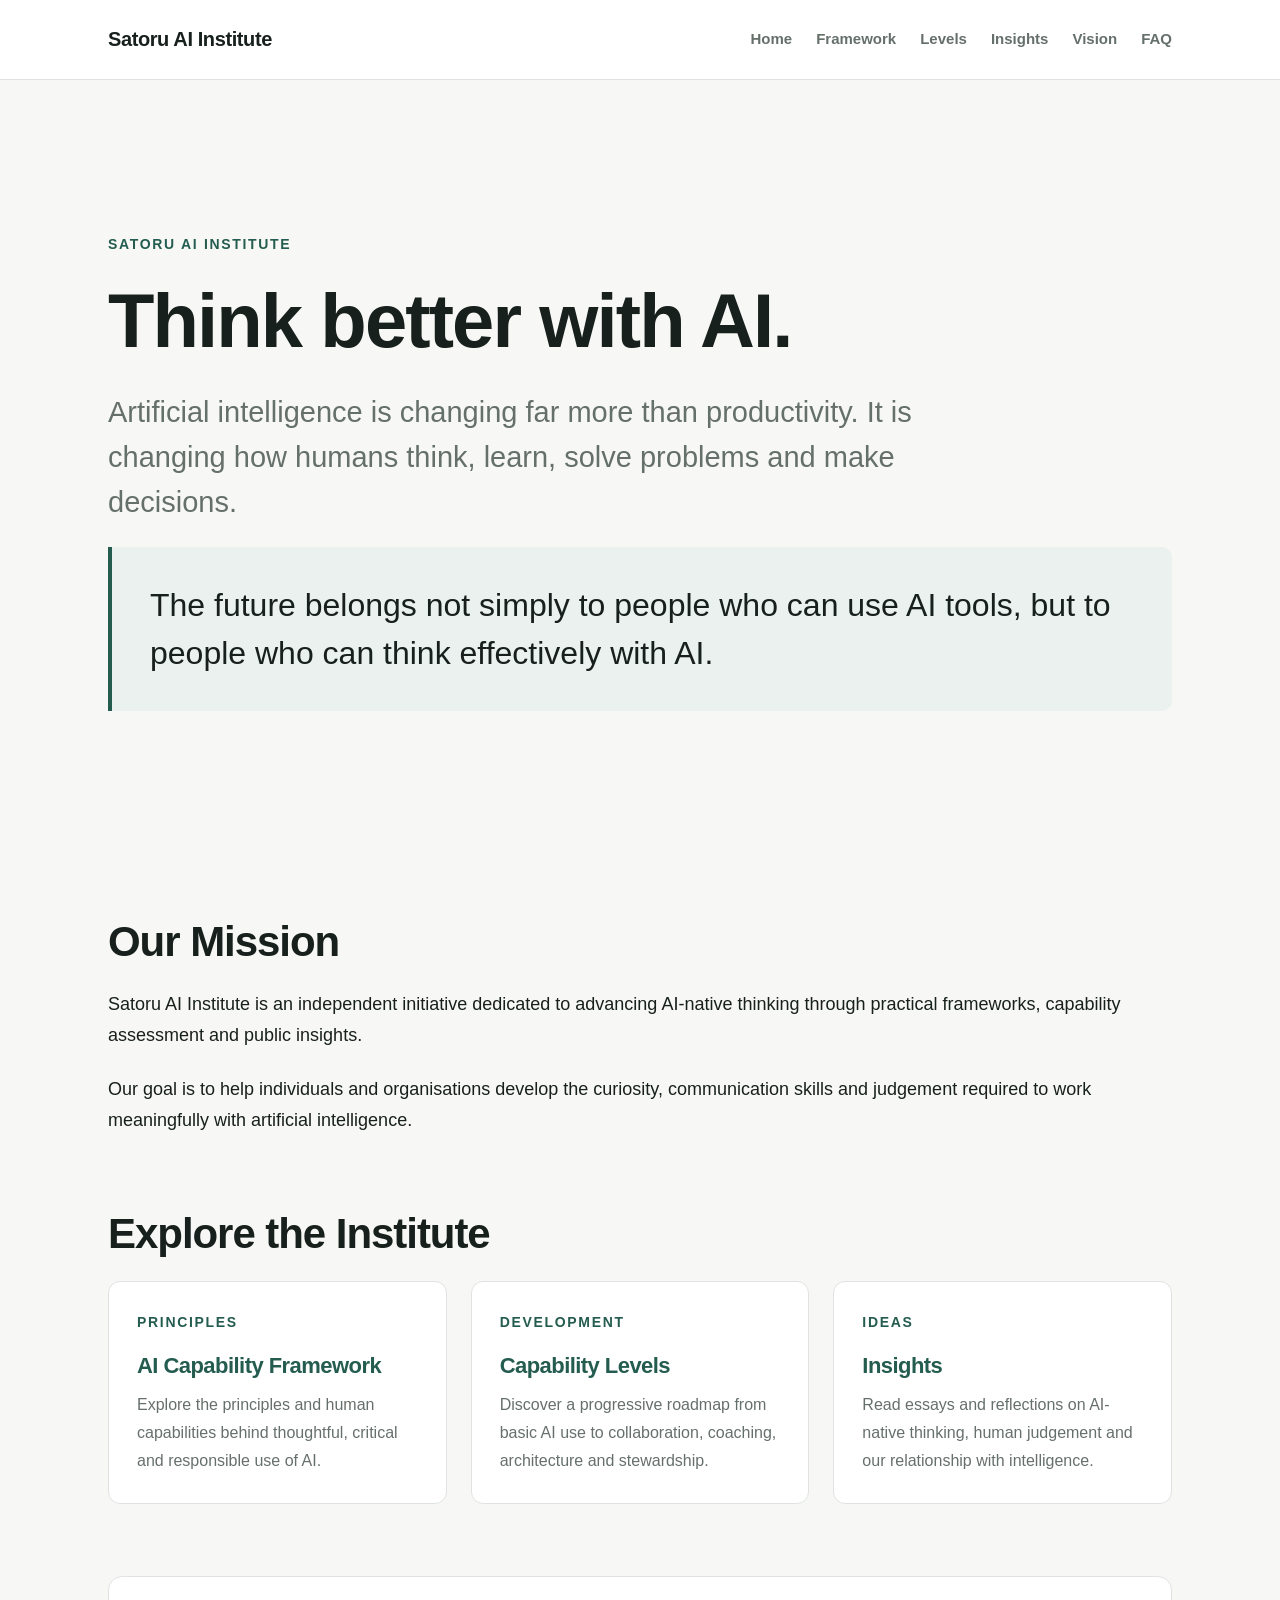
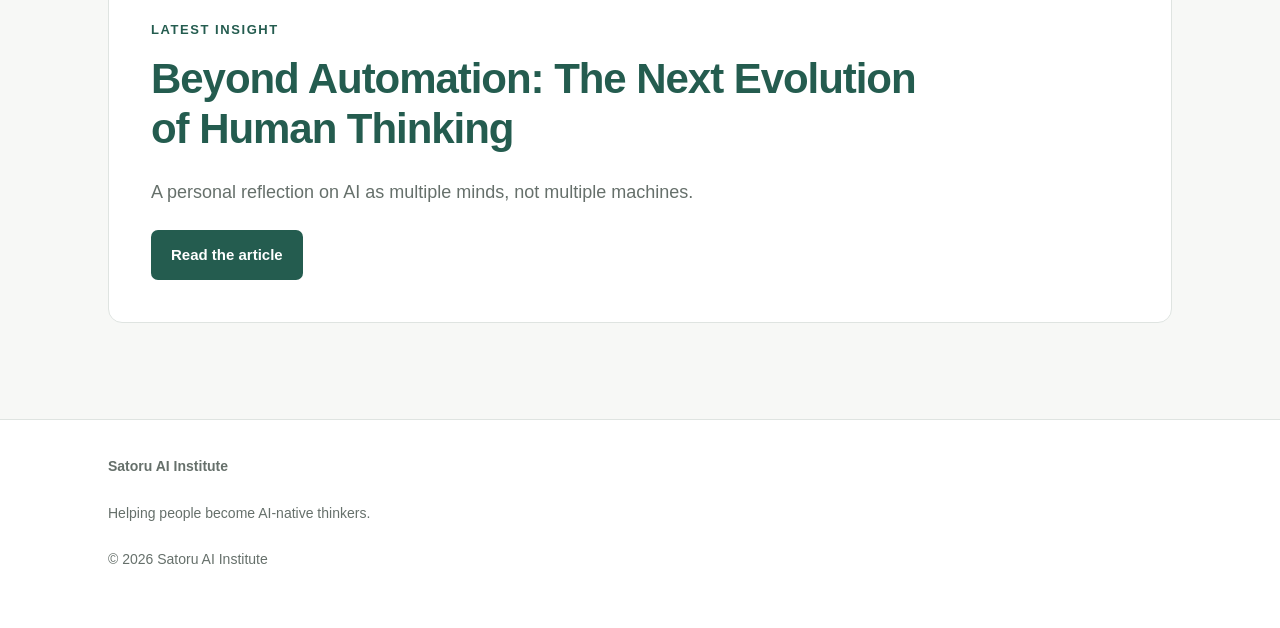
<file: index.html>
<!DOCTYPE html>
<html lang="en">
<head>
  <!--
  Satoru AI Institute
  Website Version: 1.0
  Page: index
  Last updated: 2026-07-14
  Stylesheet: styles.css
  -->
  <meta charset="UTF-8">
  <meta name="viewport" content="width=device-width, initial-scale=1.0">
  <meta name="description" content="Satoru AI Institute advances AI-native thinking through practical frameworks, capability development and public insights.">
  <title>Satoru AI Institute</title>
  <link rel="stylesheet" href="styles.css">
</head>
<body>
<header>
  <div class="nav">
    <a class="brand" href="index.html">Satoru AI Institute</a>
    <nav aria-label="Primary navigation">
      <a href="index.html">Home</a>
      <a href="framework.html">Framework</a>
      <a href="levels.html">Levels</a>
      <a href="insights.html">Insights</a>
      <a href="vision.html">Vision</a>
      <a href="faq.html">FAQ</a>
    </nav>
  </div>
</header>
<main>
  <section class="hero">
    <div class="eyebrow">Satoru AI Institute</div>
    <h1>Think better with AI.</h1>
    <p class="lead">Artificial intelligence is changing far more than productivity. It is changing how humans think, learn, solve problems and make decisions.</p>
    <div class="quote">The future belongs not simply to people who can use AI tools, but to people who can think effectively with AI.</div>
  </section>

  <section>
    <h2>Our Mission</h2>
    <p>Satoru AI Institute is an independent initiative dedicated to advancing AI-native thinking through practical frameworks, capability assessment and public insights.</p>
    <p>Our goal is to help individuals and organisations develop the curiosity, communication skills and judgement required to work meaningfully with artificial intelligence.</p>
  </section>

  <section>
    <h2>Explore the Institute</h2>
    <div class="grid">
      <article class="card">
        <div class="eyebrow">Principles</div>
        <h3><a href="framework.html">AI Capability Framework</a></h3>
        <p>Explore the principles and human capabilities behind thoughtful, critical and responsible use of AI.</p>
      </article>
      <article class="card">
        <div class="eyebrow">Development</div>
        <h3><a href="levels.html">Capability Levels</a></h3>
        <p>Discover a progressive roadmap from basic AI use to collaboration, coaching, architecture and stewardship.</p>
      </article>
      <article class="card">
        <div class="eyebrow">Ideas</div>
        <h3><a href="insights.html">Insights</a></h3>
        <p>Read essays and reflections on AI-native thinking, human judgement and our relationship with intelligence.</p>
      </article>
    </div>
  </section>

  <section>
    <div class="latest-insight">
      <div class="section-label">Latest Insight</div>
      <h2><a href="beyond-automation.html">Beyond Automation: The Next Evolution of Human Thinking</a></h2>
      <p>A personal reflection on AI as multiple minds, not multiple machines.</p>
      <a class="button" href="beyond-automation.html">Read the article</a>
    </div>
  </section>
</main>
<footer>
  <div class="footer-inner">
    <p><strong>Satoru AI Institute</strong></p>
    <p>Helping people become AI-native thinkers.</p>
    <p>© 2026 Satoru AI Institute</p>
  </div>
</footer>
</body>
</html>
</file>
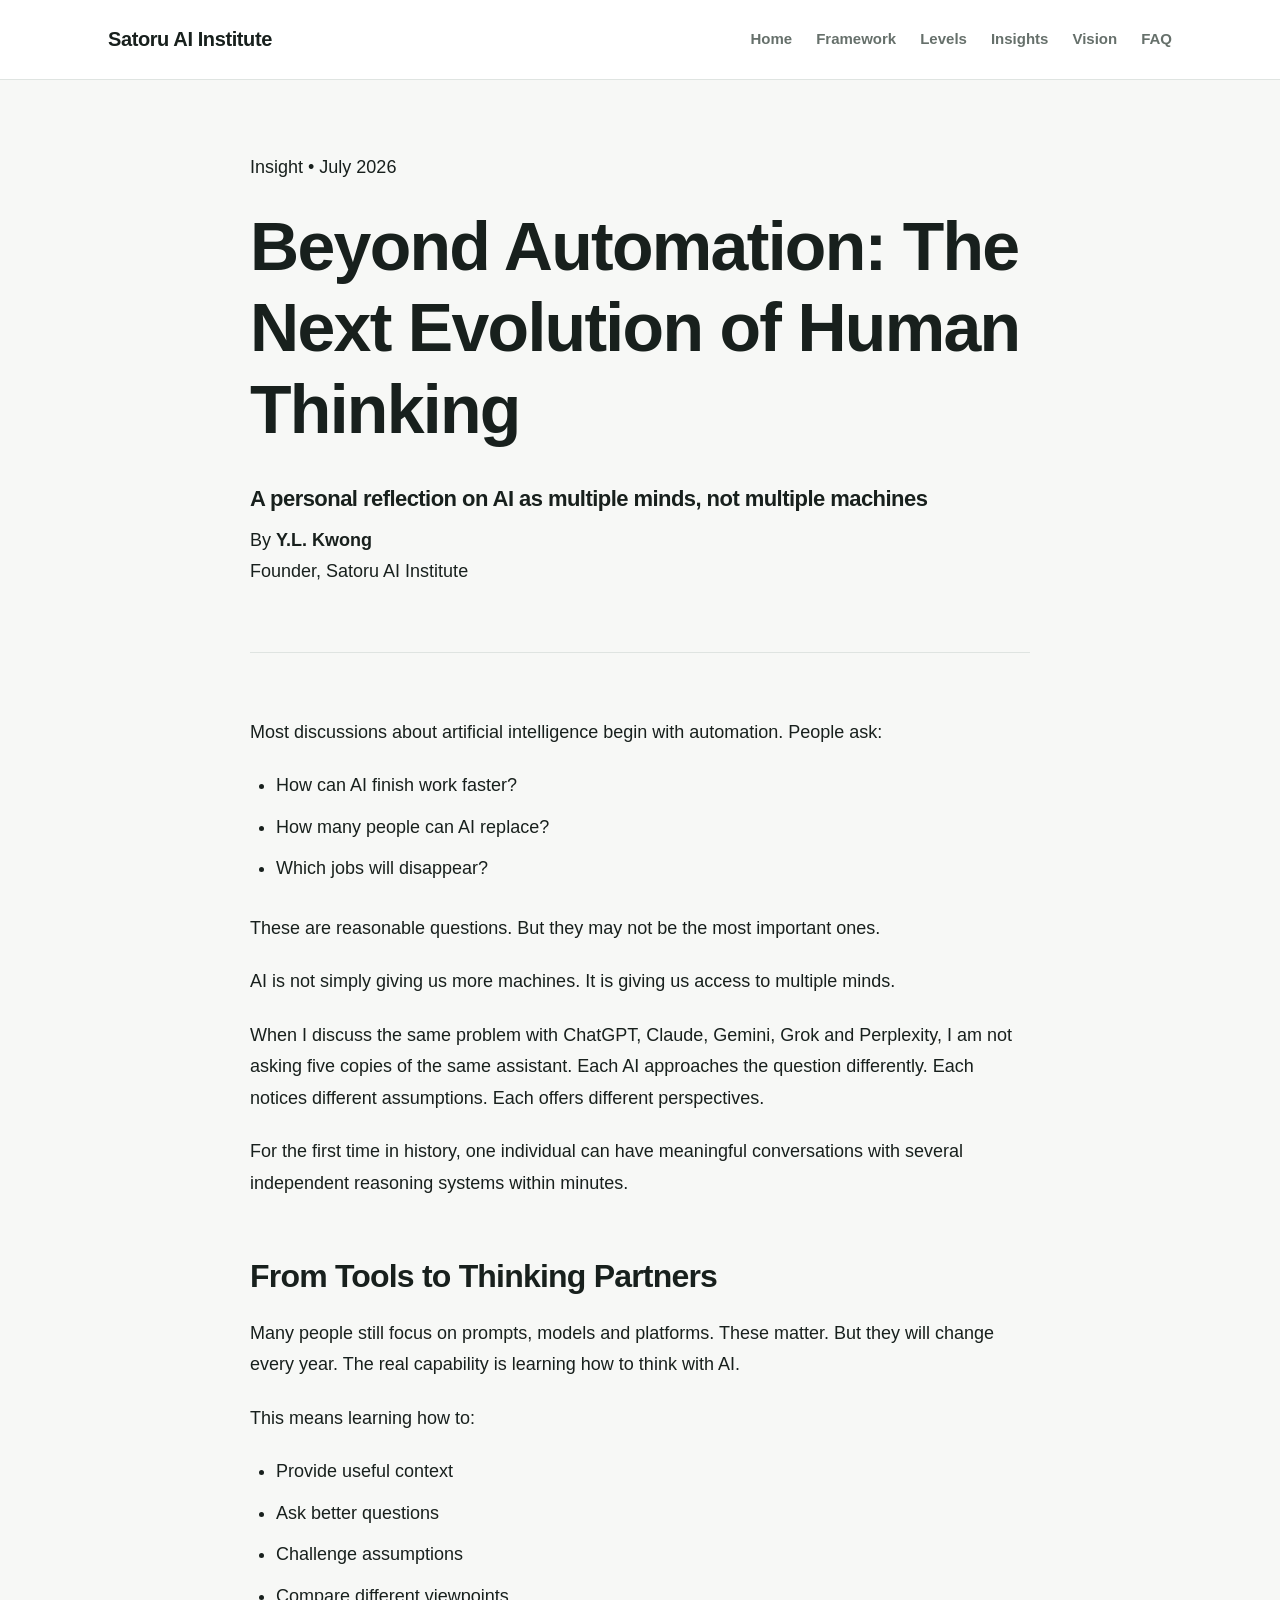
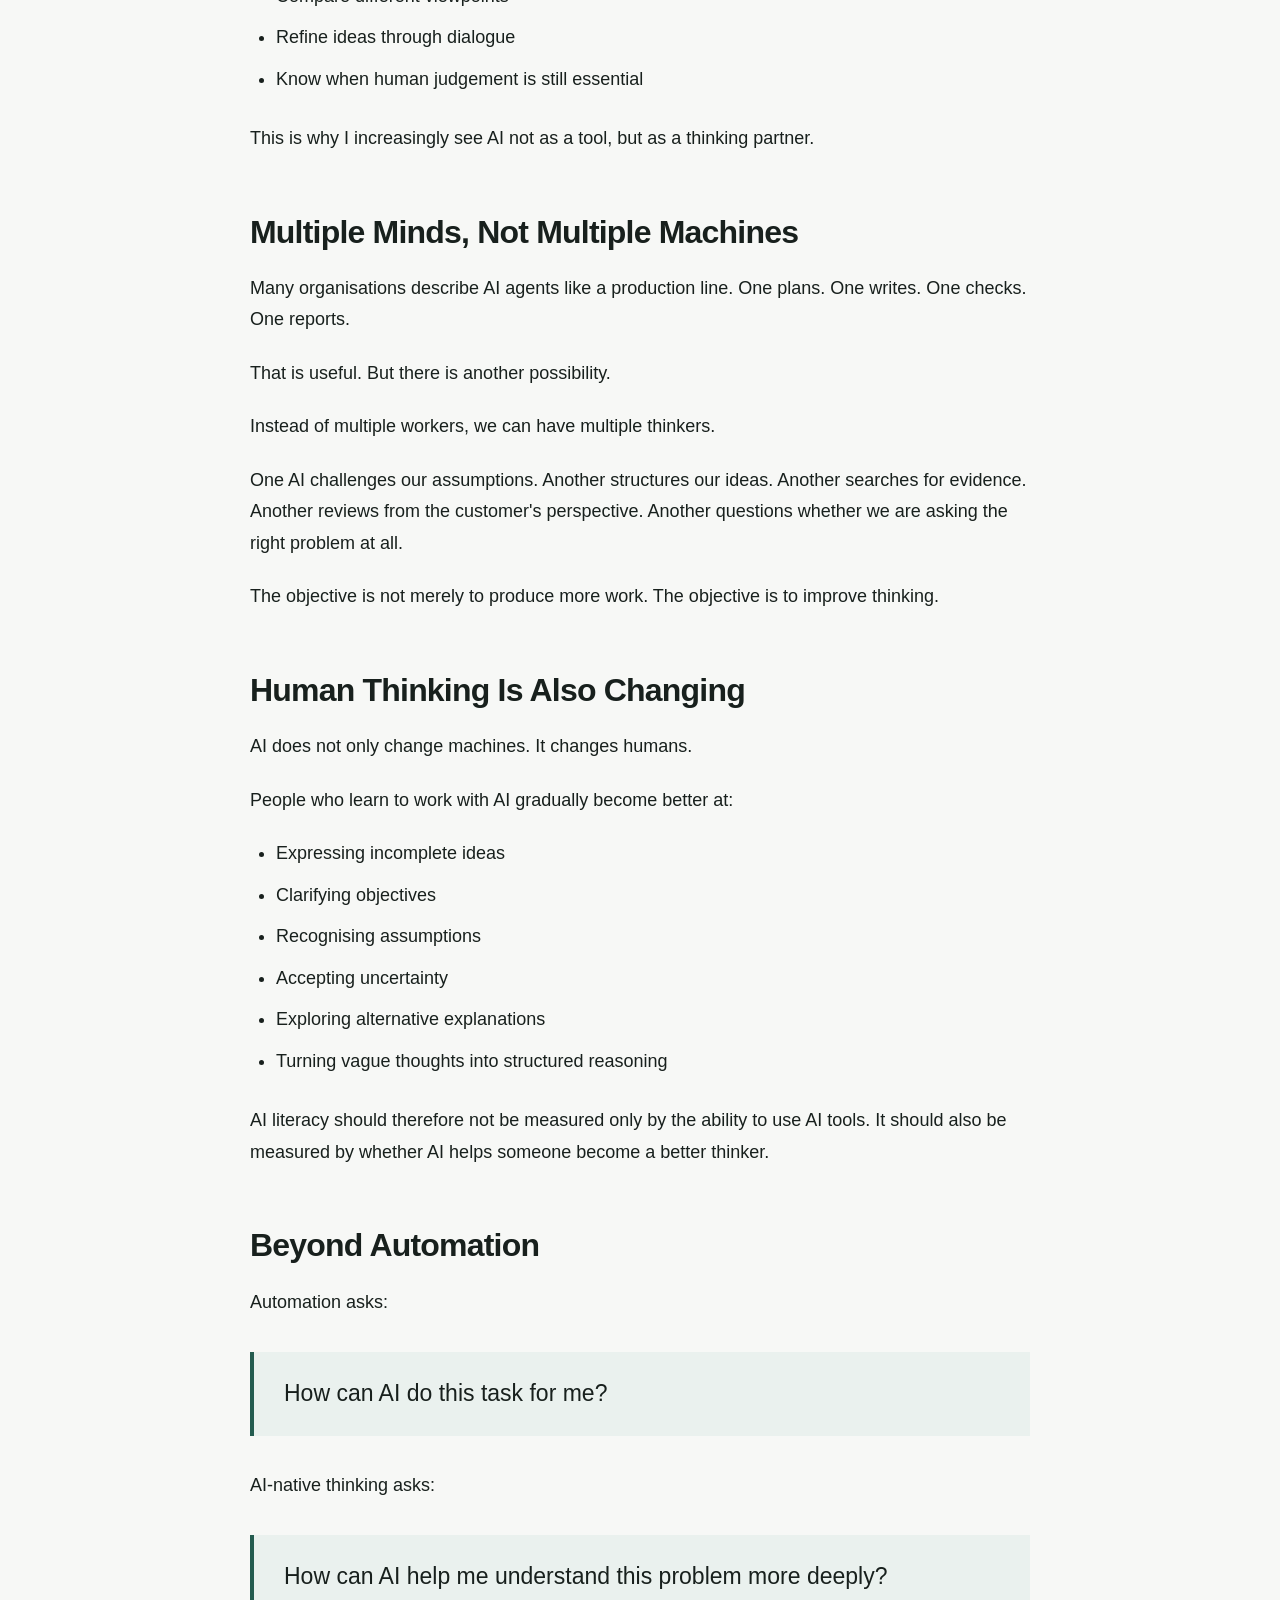
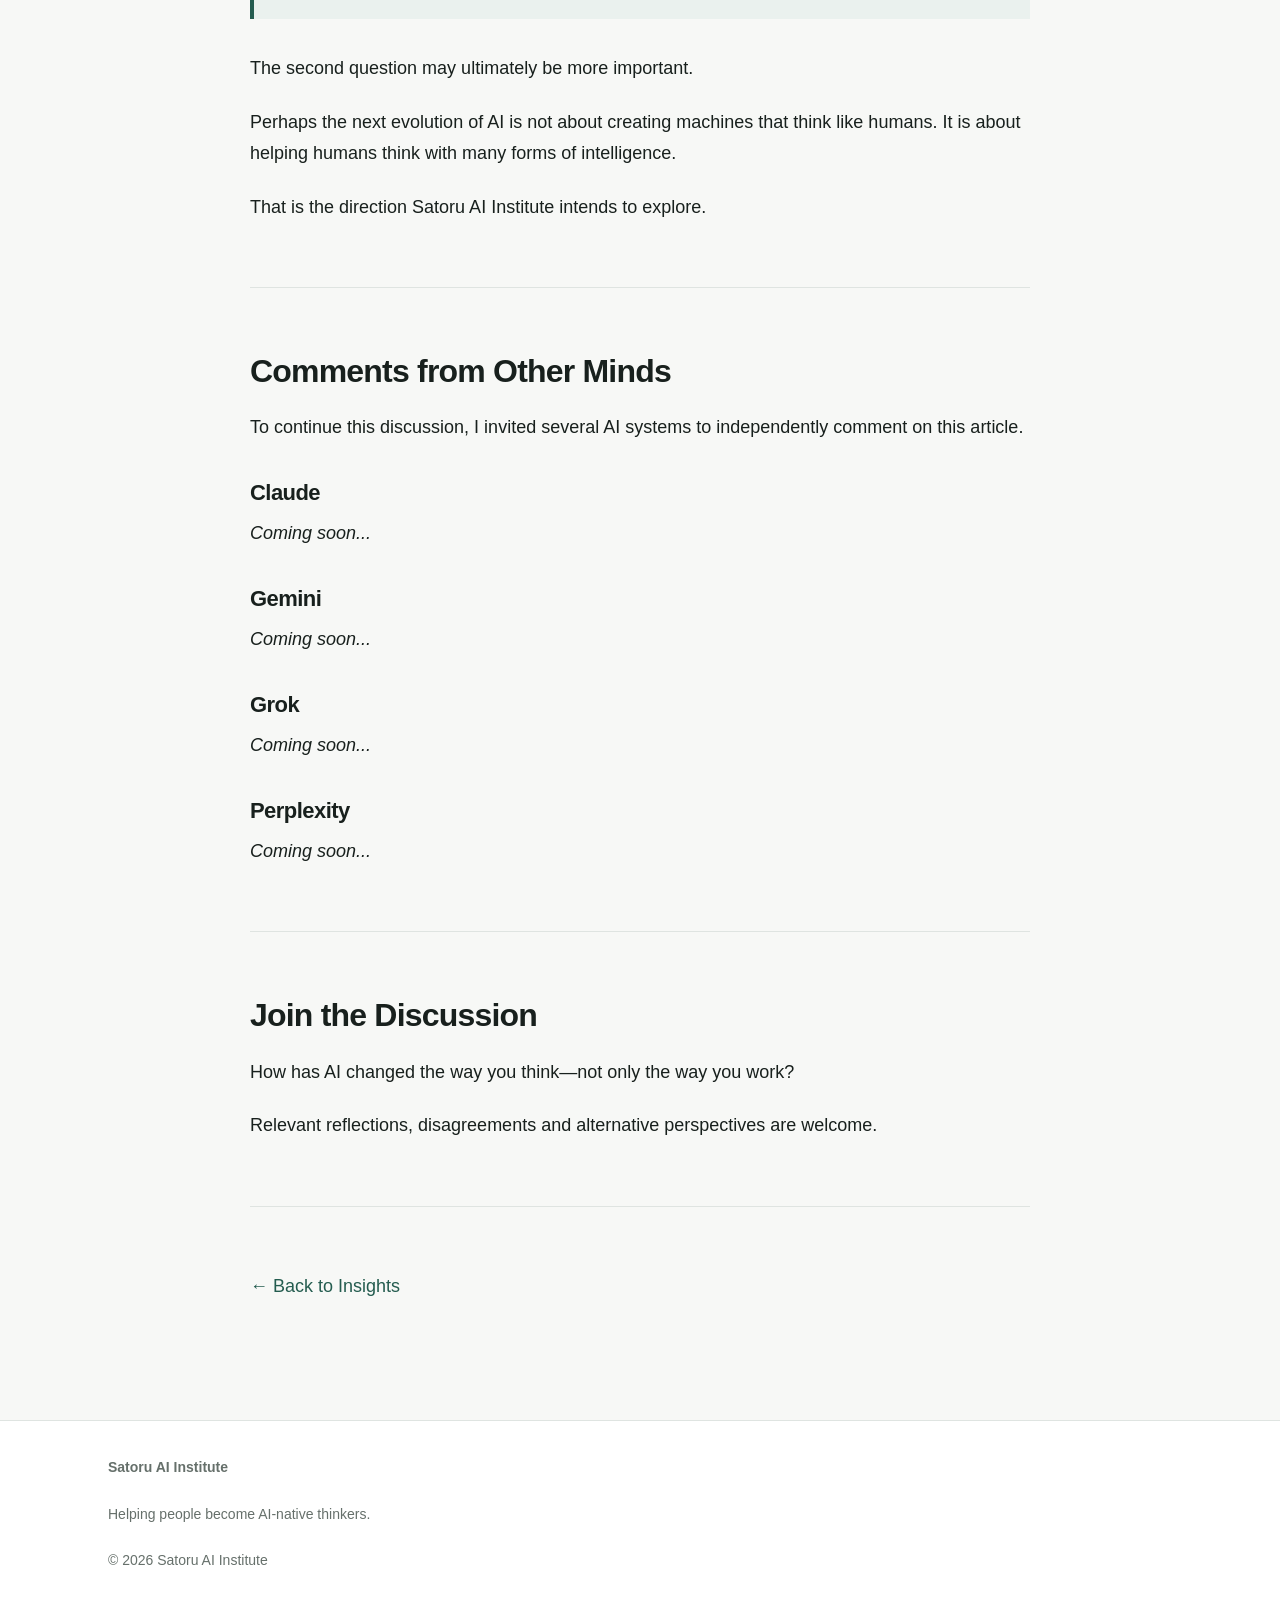
<file: beyond-automation.html>
<!DOCTYPE html>
<html lang="en">
<head>
  <!--
  Satoru AI Institute
  Website Version: 1.0
  Page: beyond-automation
  Last updated: 2026-07-14
  Stylesheet: styles.css
  -->
  <meta charset="UTF-8">
  <meta name="viewport" content="width=device-width, initial-scale=1.0">
  <meta name="description" content="A personal reflection on AI as multiple minds, not multiple machines.">
  <title>Beyond Automation | Satoru AI Institute</title>
  <link rel="stylesheet" href="styles.css">
</head>
<body>
<header>
  <div class="nav">
    <a class="brand" href="index.html">Satoru AI Institute</a>
    <nav aria-label="Primary navigation">
      <a href="index.html">Home</a>
      <a href="framework.html">Framework</a>
      <a href="levels.html">Levels</a>
      <a href="insights.html">Insights</a>
      <a href="vision.html">Vision</a>
      <a href="faq.html">FAQ</a>
    </nav>
  </div>
</header>
<main>
  <article class="article">
<p>
Insight • July 2026
</p>

<h1>
Beyond Automation: The Next Evolution of Human Thinking
</h1>

<h3>
A personal reflection on AI as multiple minds, not multiple machines
</h3>

<p>
By <strong>Y.L. Kwong</strong><br>
Founder, Satoru AI Institute
</p>

<hr>

<p>

Most discussions about artificial intelligence begin with automation.

People ask:

</p>

<ul>

<li>How can AI finish work faster?</li>

<li>How many people can AI replace?</li>

<li>Which jobs will disappear?</li>

</ul>

<p>

These are reasonable questions.

But they may not be the most important ones.

</p>

<p>

AI is not simply giving us more machines.

It is giving us access to multiple minds.

</p>

<p>

When I discuss the same problem with ChatGPT, Claude, Gemini, Grok and Perplexity, I am not asking five copies of the same assistant.

Each AI approaches the question differently.

Each notices different assumptions.

Each offers different perspectives.

</p>

<p>

For the first time in history, one individual can have meaningful conversations with several independent reasoning systems within minutes.

</p>

<h2>From Tools to Thinking Partners</h2>

<p>

Many people still focus on prompts, models and platforms.

These matter.

But they will change every year.

The real capability is learning how to think with AI.

</p>

<p>

This means learning how to:

</p>

<ul>

<li>Provide useful context</li>

<li>Ask better questions</li>

<li>Challenge assumptions</li>

<li>Compare different viewpoints</li>

<li>Refine ideas through dialogue</li>

<li>Know when human judgement is still essential</li>

</ul>

<p>

This is why I increasingly see AI not as a tool, but as a thinking partner.

</p>

<h2>Multiple Minds, Not Multiple Machines</h2>

<p>

Many organisations describe AI agents like a production line.

One plans.

One writes.

One checks.

One reports.

</p>

<p>

That is useful.

But there is another possibility.

</p>

<p>

Instead of multiple workers,

we can have multiple thinkers.

</p>

<p>

One AI challenges our assumptions.

Another structures our ideas.

Another searches for evidence.

Another reviews from the customer's perspective.

Another questions whether we are asking the right problem at all.

</p>

<p>

The objective is not merely to produce more work.

The objective is to improve thinking.

</p>

<h2>Human Thinking Is Also Changing</h2>

<p>

AI does not only change machines.

It changes humans.

</p>

<p>

People who learn to work with AI gradually become better at:

</p>

<ul>

<li>Expressing incomplete ideas</li>

<li>Clarifying objectives</li>

<li>Recognising assumptions</li>

<li>Accepting uncertainty</li>

<li>Exploring alternative explanations</li>

<li>Turning vague thoughts into structured reasoning</li>

</ul>

<p>

AI literacy should therefore not be measured only by the ability to use AI tools.

It should also be measured by whether AI helps someone become a better thinker.

</p>

<h2>Beyond Automation</h2>

<p>

Automation asks:

</p>

<blockquote>

How can AI do this task for me?

</blockquote>

<p>

AI-native thinking asks:

</p>

<blockquote>

How can AI help me understand this problem more deeply?

</blockquote>

<p>

The second question may ultimately be more important.

</p>

<p>

Perhaps the next evolution of AI is not about creating machines that think like humans.

It is about helping humans think with many forms of intelligence.

</p>

<p>

That is the direction Satoru AI Institute intends to explore.

</p>

<hr>

<h2>Comments from Other Minds</h2>

<p>

To continue this discussion, I invited several AI systems to independently comment on this article.

</p>

<h3>Claude</h3>

<p><em>Coming soon...</em></p>

<h3>Gemini</h3>

<p><em>Coming soon...</em></p>

<h3>Grok</h3>

<p><em>Coming soon...</em></p>

<h3>Perplexity</h3>

<p><em>Coming soon...</em></p>

<hr>

<h2>Join the Discussion</h2>

<p>

How has AI changed the way you think—not only the way you work?

</p>

<p>

Relevant reflections, disagreements and alternative perspectives are welcome.

</p>

<hr>

<p>

<a href="insights.html">← Back to Insights</a>

</p>
  </article>
</main>
<footer>
  <div class="footer-inner">
    <p><strong>Satoru AI Institute</strong></p>
    <p>Helping people become AI-native thinkers.</p>
    <p>© 2026 Satoru AI Institute</p>
  </div>
</footer>
</body>
</html>
</file>
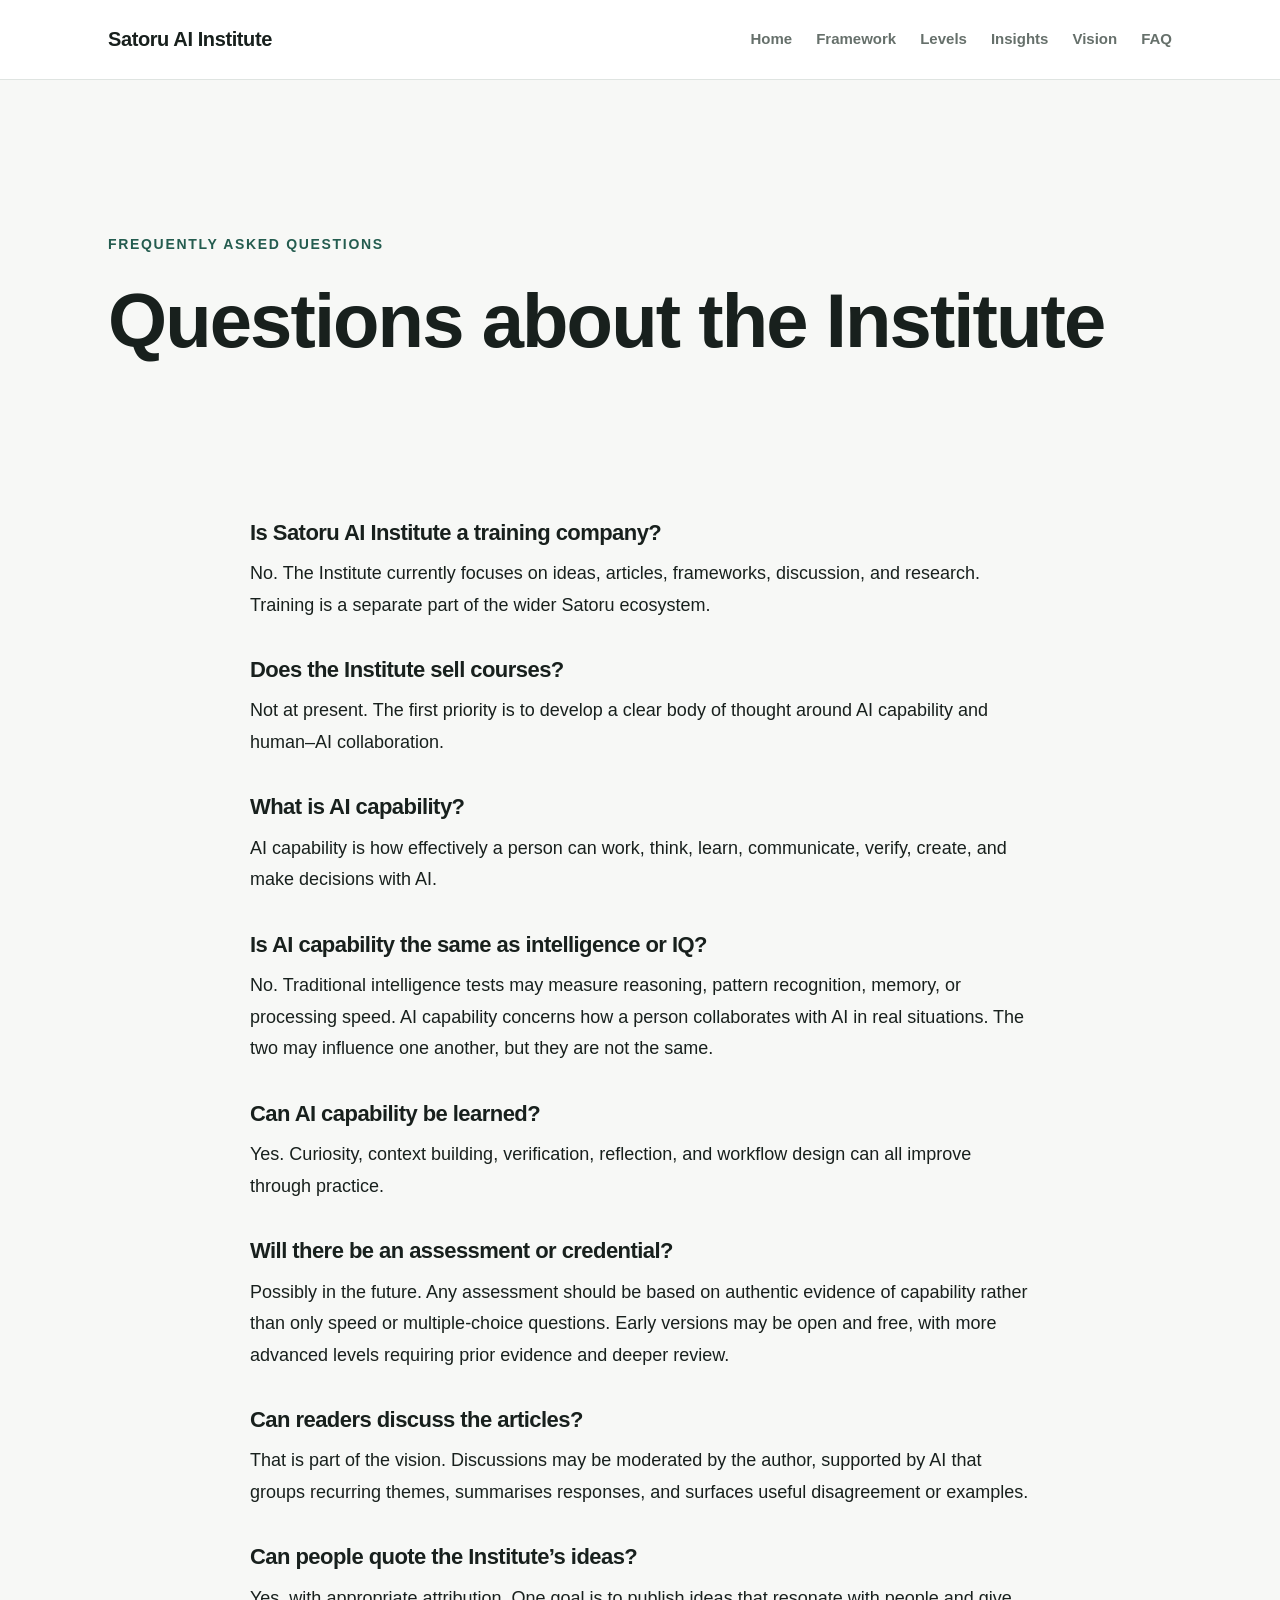
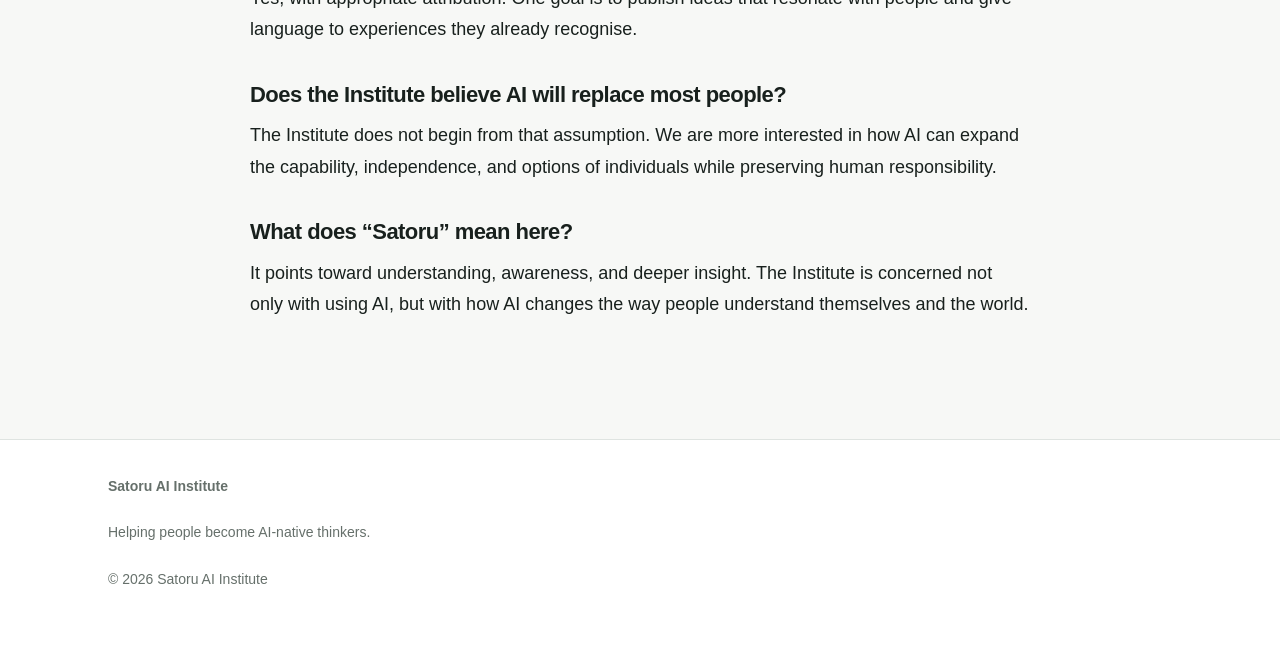
<file: faq.html>
<!DOCTYPE html>
<html lang="en">
<head>
  <!--
  Satoru AI Institute
  Website Version: 1.0
  Page: faq
  Last updated: 2026-07-14
  Stylesheet: styles.css
  -->
  <meta charset="UTF-8">
  <meta name="viewport" content="width=device-width, initial-scale=1.0">
  <meta name="description" content="Frequently asked questions about Satoru AI Institute.">
  <title>FAQ | Satoru AI Institute</title>
  <link rel="stylesheet" href="styles.css">
</head>
<body>
<header>
  <div class="nav">
    <a class="brand" href="index.html">Satoru AI Institute</a>
    <nav aria-label="Primary navigation">
      <a href="index.html">Home</a>
      <a href="framework.html">Framework</a>
      <a href="levels.html">Levels</a>
      <a href="insights.html">Insights</a>
      <a href="vision.html">Vision</a>
      <a href="faq.html">FAQ</a>
    </nav>
  </div>
</header>
<main>
  <section class="hero">
    <div class="eyebrow">Frequently Asked Questions</div>
    <h1>Questions about the Institute</h1>
  </section>
  <section class="article">

  

  <h3>Is Satoru AI Institute a training company?</h3>
  <p>No. The Institute currently focuses on ideas, articles, frameworks, discussion, and research. Training is a separate part of the wider Satoru ecosystem.</p>

  <h3>Does the Institute sell courses?</h3>
  <p>Not at present. The first priority is to develop a clear body of thought around AI capability and human–AI collaboration.</p>

  <h3>What is AI capability?</h3>
  <p>AI capability is how effectively a person can work, think, learn, communicate, verify, create, and make decisions with AI.</p>

  <h3>Is AI capability the same as intelligence or IQ?</h3>
  <p>No. Traditional intelligence tests may measure reasoning, pattern recognition, memory, or processing speed. AI capability concerns how a person collaborates with AI in real situations. The two may influence one another, but they are not the same.</p>

  <h3>Can AI capability be learned?</h3>
  <p>Yes. Curiosity, context building, verification, reflection, and workflow design can all improve through practice.</p>

  <h3>Will there be an assessment or credential?</h3>
  <p>Possibly in the future. Any assessment should be based on authentic evidence of capability rather than only speed or multiple-choice questions. Early versions may be open and free, with more advanced levels requiring prior evidence and deeper review.</p>

  <h3>Can readers discuss the articles?</h3>
  <p>That is part of the vision. Discussions may be moderated by the author, supported by AI that groups recurring themes, summarises responses, and surfaces useful disagreement or examples.</p>

  <h3>Can people quote the Institute’s ideas?</h3>
  <p>Yes, with appropriate attribution. One goal is to publish ideas that resonate with people and give language to experiences they already recognise.</p>

  <h3>Does the Institute believe AI will replace most people?</h3>
  <p>The Institute does not begin from that assumption. We are more interested in how AI can expand the capability, independence, and options of individuals while preserving human responsibility.</p>

  <h3>What does “Satoru” mean here?</h3>
  <p>It points toward understanding, awareness, and deeper insight. The Institute is concerned not only with using AI, but with how AI changes the way people understand themselves and the world.</p>
  </section>
</main>
<footer>
  <div class="footer-inner">
    <p><strong>Satoru AI Institute</strong></p>
    <p>Helping people become AI-native thinkers.</p>
    <p>© 2026 Satoru AI Institute</p>
  </div>
</footer>
</body>
</html>
</file>
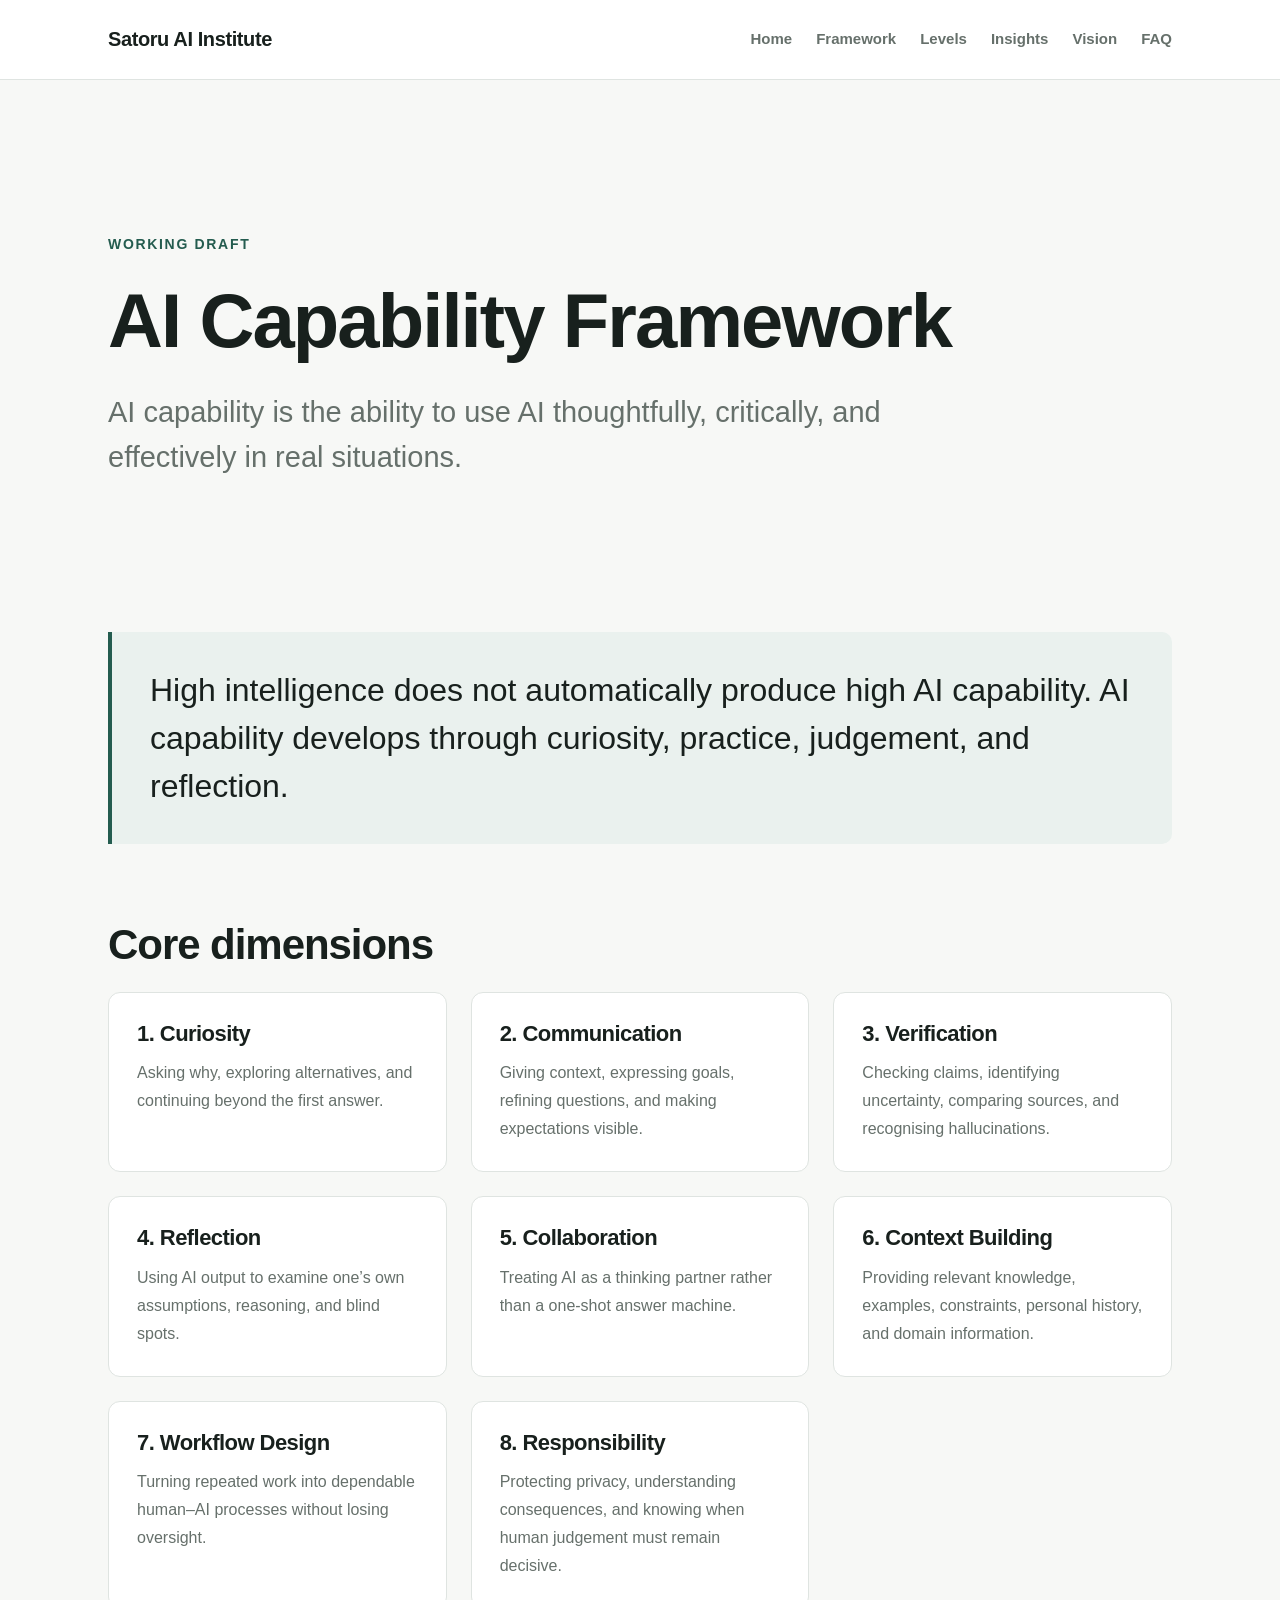
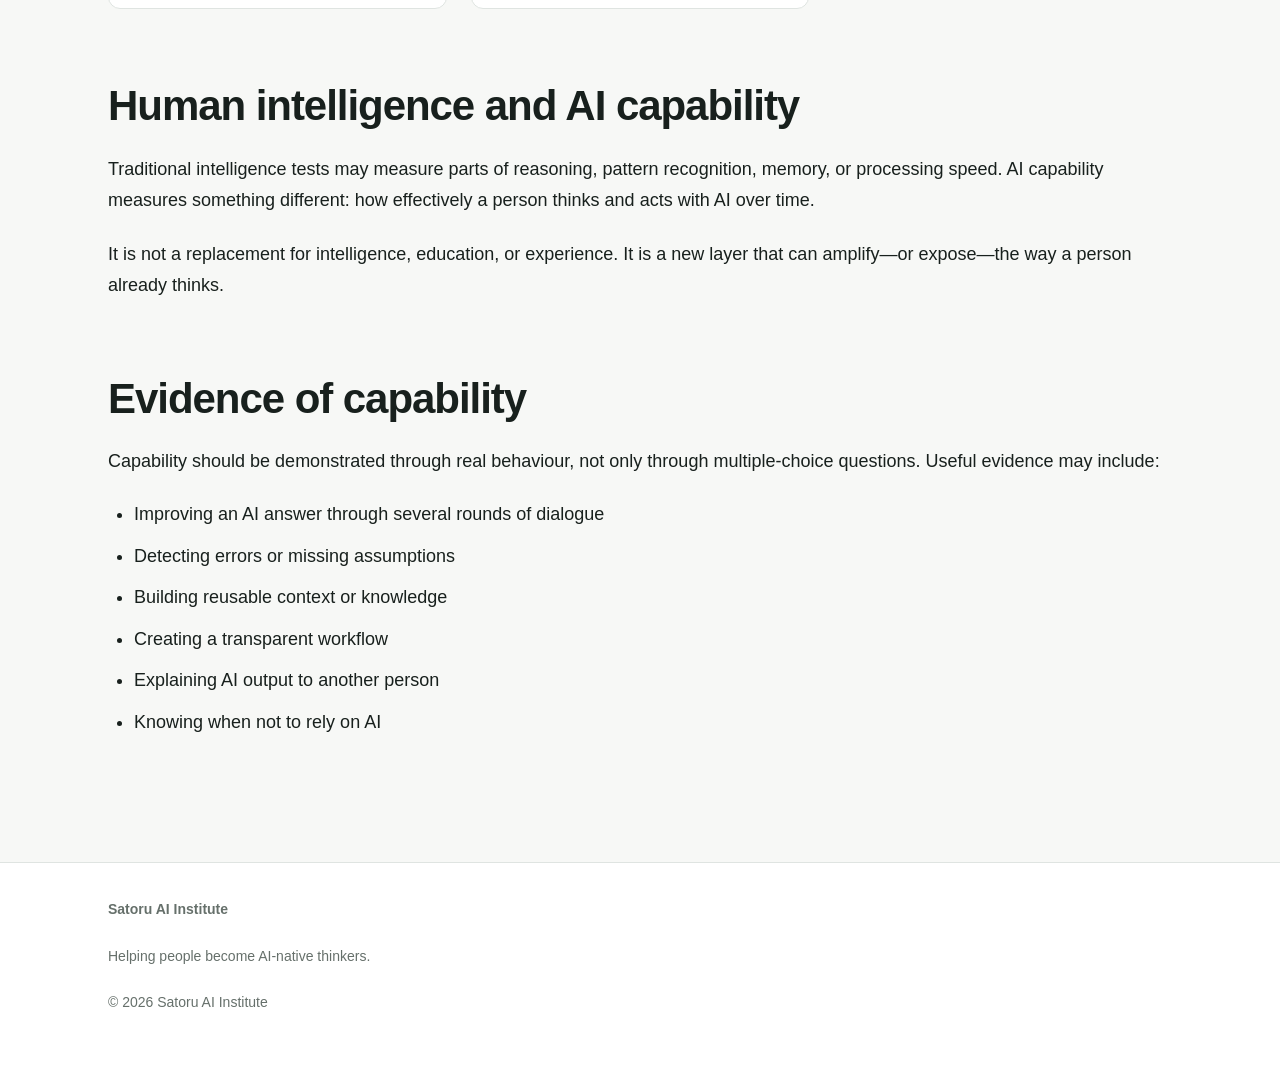
<file: framework.html>
<!DOCTYPE html>
<html lang="en">
<head>
  <!--
  Satoru AI Institute
  Website Version: 1.0
  Page: framework
  Last updated: 2026-07-14
  Stylesheet: styles.css
  -->
  <meta charset="UTF-8">
  <meta name="viewport" content="width=device-width, initial-scale=1.0">
  <meta name="description" content="The Satoru AI Institute AI Capability Framework.">
  <title>AI Capability Framework | Satoru AI Institute</title>
  <link rel="stylesheet" href="styles.css">
</head>
<body>
<header>
  <div class="nav">
    <a class="brand" href="index.html">Satoru AI Institute</a>
    <nav aria-label="Primary navigation">
      <a href="index.html">Home</a>
      <a href="framework.html">Framework</a>
      <a href="levels.html">Levels</a>
      <a href="insights.html">Insights</a>
      <a href="vision.html">Vision</a>
      <a href="faq.html">FAQ</a>
    </nav>
  </div>
</header>
<main>
  <section class="hero">
    <div class="eyebrow">Working Draft</div>
    <h1>AI Capability Framework</h1>
    <p class="lead">AI capability is the ability to use AI thoughtfully, critically, and effectively in real situations.</p>
  </section>

  <div class="quote">High intelligence does not automatically produce high AI capability. AI capability develops through curiosity, practice, judgement, and reflection.</div>

  <section>
    <h2>Core dimensions</h2>
    <div class="grid">
      <div class="card"><h3>1. Curiosity</h3><p>Asking why, exploring alternatives, and continuing beyond the first answer.</p></div>
      <div class="card"><h3>2. Communication</h3><p>Giving context, expressing goals, refining questions, and making expectations visible.</p></div>
      <div class="card"><h3>3. Verification</h3><p>Checking claims, identifying uncertainty, comparing sources, and recognising hallucinations.</p></div>
      <div class="card"><h3>4. Reflection</h3><p>Using AI output to examine one’s own assumptions, reasoning, and blind spots.</p></div>
      <div class="card"><h3>5. Collaboration</h3><p>Treating AI as a thinking partner rather than a one-shot answer machine.</p></div>
      <div class="card"><h3>6. Context Building</h3><p>Providing relevant knowledge, examples, constraints, personal history, and domain information.</p></div>
      <div class="card"><h3>7. Workflow Design</h3><p>Turning repeated work into dependable human–AI processes without losing oversight.</p></div>
      <div class="card"><h3>8. Responsibility</h3><p>Protecting privacy, understanding consequences, and knowing when human judgement must remain decisive.</p></div>
    </div>
  </section>

  <section>
    <h2>Human intelligence and AI capability</h2>
    <p>Traditional intelligence tests may measure parts of reasoning, pattern recognition, memory, or processing speed. AI capability measures something different: how effectively a person thinks and acts with AI over time.</p>
    <p>It is not a replacement for intelligence, education, or experience. It is a new layer that can amplify—or expose—the way a person already thinks.</p>
  </section>

  <section>
    <h2>Evidence of capability</h2>
    <p>Capability should be demonstrated through real behaviour, not only through multiple-choice questions. Useful evidence may include:</p>
    <ul>
      <li>Improving an AI answer through several rounds of dialogue</li>
      <li>Detecting errors or missing assumptions</li>
      <li>Building reusable context or knowledge</li>
      <li>Creating a transparent workflow</li>
      <li>Explaining AI output to another person</li>
      <li>Knowing when not to rely on AI</li>
    </ul>
  </section>
</main>
<footer>
  <div class="footer-inner">
    <p><strong>Satoru AI Institute</strong></p>
    <p>Helping people become AI-native thinkers.</p>
    <p>© 2026 Satoru AI Institute</p>
  </div>
</footer>
</body>
</html>
</file>
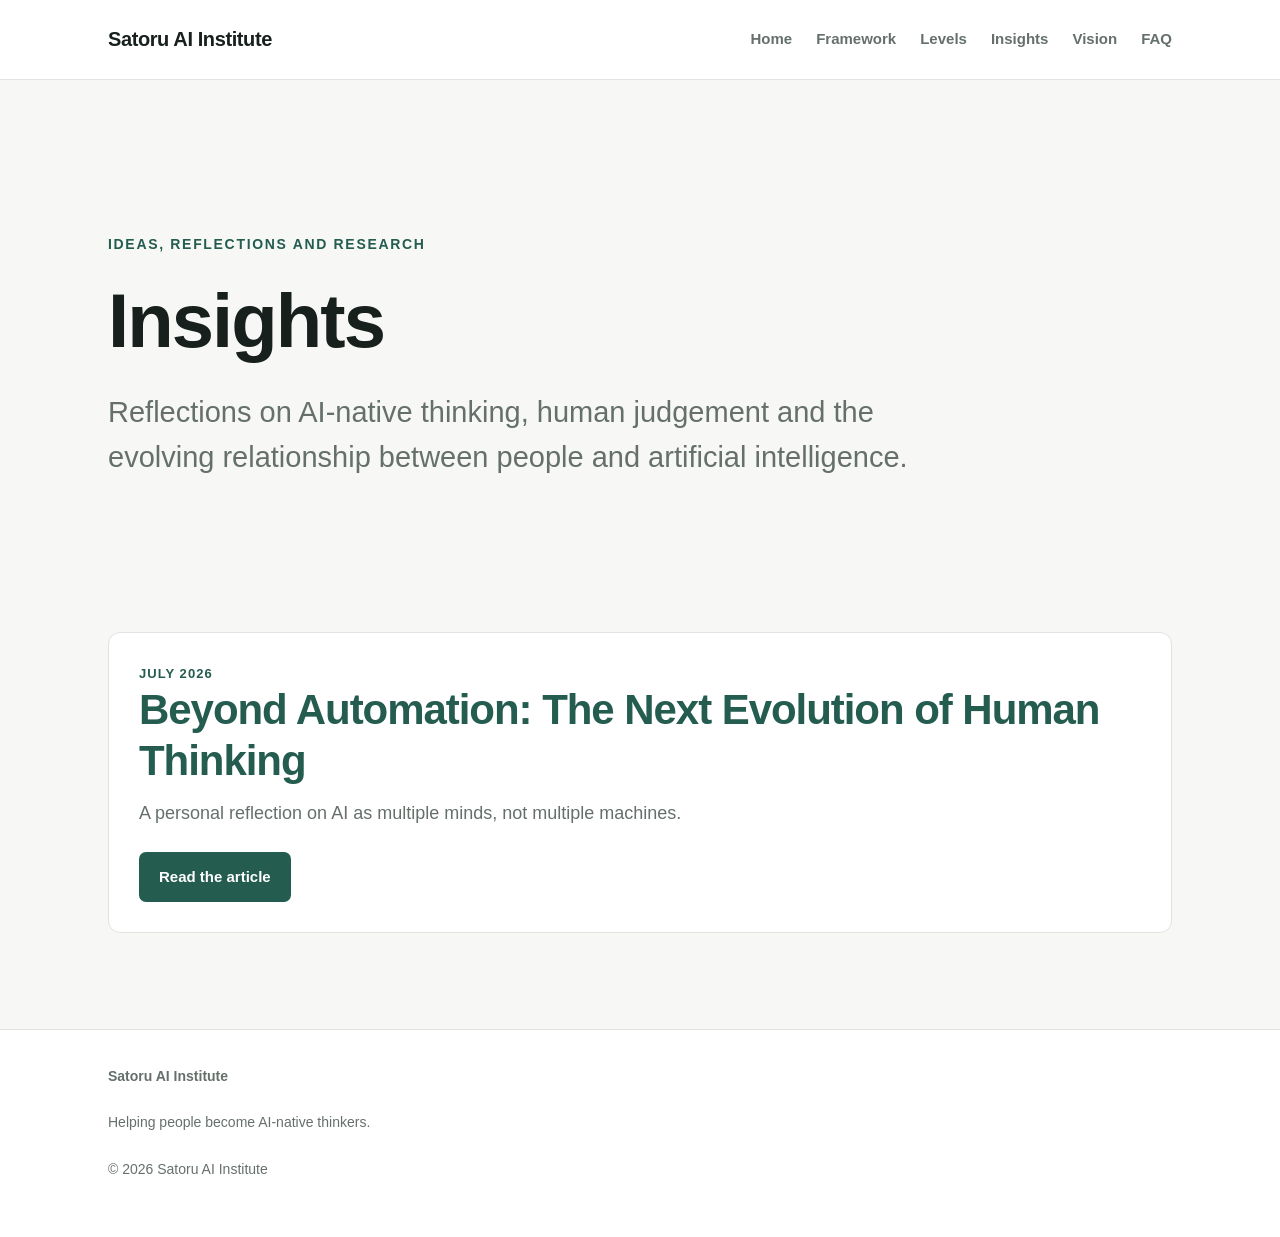
<file: insights.html>
<!DOCTYPE html>
<html lang="en">
<head>
  <!--
  Satoru AI Institute
  Website Version: 1.0
  Page: insights
  Last updated: 2026-07-14
  Stylesheet: styles.css
  -->
  <meta charset="UTF-8">
  <meta name="viewport" content="width=device-width, initial-scale=1.0">
  <meta name="description" content="Essays, reflections and research from Satoru AI Institute.">
  <title>Insights | Satoru AI Institute</title>
  <link rel="stylesheet" href="styles.css">
</head>
<body>
<header>
  <div class="nav">
    <a class="brand" href="index.html">Satoru AI Institute</a>
    <nav aria-label="Primary navigation">
      <a href="index.html">Home</a>
      <a href="framework.html">Framework</a>
      <a href="levels.html">Levels</a>
      <a href="insights.html">Insights</a>
      <a href="vision.html">Vision</a>
      <a href="faq.html">FAQ</a>
    </nav>
  </div>
</header>
<main>
  <section class="hero">
    <div class="eyebrow">Ideas, reflections and research</div>
    <h1>Insights</h1>
    <p class="lead">Reflections on AI-native thinking, human judgement and the evolving relationship between people and artificial intelligence.</p>
  </section>

  <section class="insight-list">
    <article class="insight-card">
      <div class="insight-meta">July 2026</div>
      <h2><a href="beyond-automation.html">Beyond Automation: The Next Evolution of Human Thinking</a></h2>
      <p>A personal reflection on AI as multiple minds, not multiple machines.</p>
      <a class="button" href="beyond-automation.html">Read the article</a>
    </article>
  </section>
</main>
<footer>
  <div class="footer-inner">
    <p><strong>Satoru AI Institute</strong></p>
    <p>Helping people become AI-native thinkers.</p>
    <p>© 2026 Satoru AI Institute</p>
  </div>
</footer>
</body>
</html>
</file>
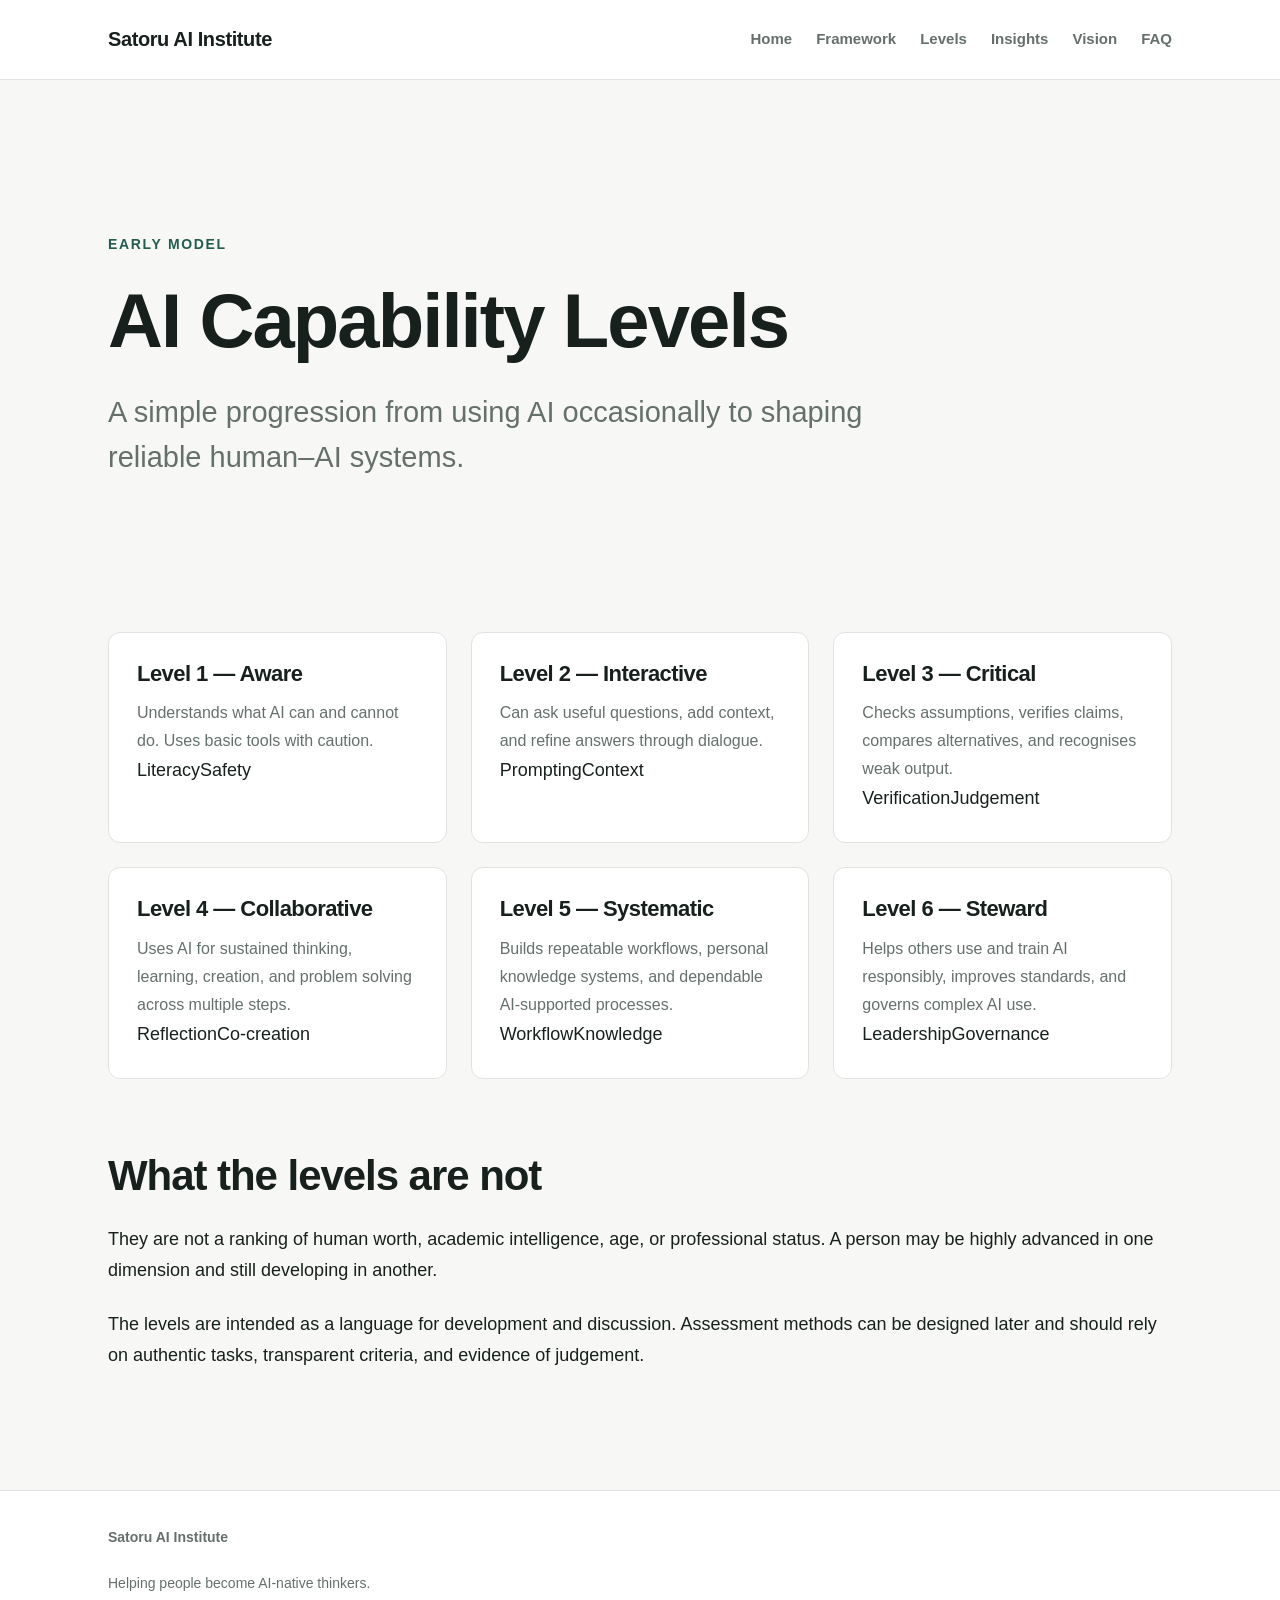
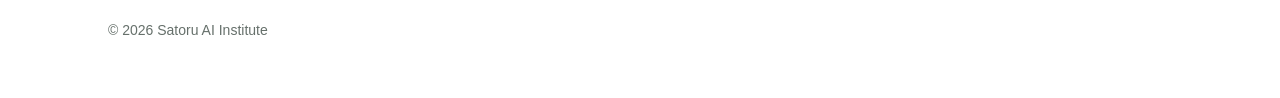
<file: levels.html>
<!DOCTYPE html>
<html lang="en">
<head>
  <!--
  Satoru AI Institute
  Website Version: 1.0
  Page: levels
  Last updated: 2026-07-14
  Stylesheet: styles.css
  -->
  <meta charset="UTF-8">
  <meta name="viewport" content="width=device-width, initial-scale=1.0">
  <meta name="description" content="An early model of progressive AI capability levels.">
  <title>AI Capability Levels | Satoru AI Institute</title>
  <link rel="stylesheet" href="styles.css">
</head>
<body>
<header>
  <div class="nav">
    <a class="brand" href="index.html">Satoru AI Institute</a>
    <nav aria-label="Primary navigation">
      <a href="index.html">Home</a>
      <a href="framework.html">Framework</a>
      <a href="levels.html">Levels</a>
      <a href="insights.html">Insights</a>
      <a href="vision.html">Vision</a>
      <a href="faq.html">FAQ</a>
    </nav>
  </div>
</header>
<main>
  <section class="hero">
    <div class="eyebrow">Early Model</div>
    <h1>AI Capability Levels</h1>
    <p class="lead">A simple progression from using AI occasionally to shaping reliable human–AI systems.</p>
  </section>

  <section>
    <div class="grid">
      <div class="card"><h3>Level 1 — Aware</h3><p>Understands what AI can and cannot do. Uses basic tools with caution.</p><span class="tag">Literacy</span><span class="tag">Safety</span></div>
      <div class="card"><h3>Level 2 — Interactive</h3><p>Can ask useful questions, add context, and refine answers through dialogue.</p><span class="tag">Prompting</span><span class="tag">Context</span></div>
      <div class="card"><h3>Level 3 — Critical</h3><p>Checks assumptions, verifies claims, compares alternatives, and recognises weak output.</p><span class="tag">Verification</span><span class="tag">Judgement</span></div>
      <div class="card"><h3>Level 4 — Collaborative</h3><p>Uses AI for sustained thinking, learning, creation, and problem solving across multiple steps.</p><span class="tag">Reflection</span><span class="tag">Co-creation</span></div>
      <div class="card"><h3>Level 5 — Systematic</h3><p>Builds repeatable workflows, personal knowledge systems, and dependable AI-supported processes.</p><span class="tag">Workflow</span><span class="tag">Knowledge</span></div>
      <div class="card"><h3>Level 6 — Steward</h3><p>Helps others use and train AI responsibly, improves standards, and governs complex AI use.</p><span class="tag">Leadership</span><span class="tag">Governance</span></div>
    </div>
  </section>

  <section>
    <h2>What the levels are not</h2>
    <p>They are not a ranking of human worth, academic intelligence, age, or professional status. A person may be highly advanced in one dimension and still developing in another.</p>
    <p>The levels are intended as a language for development and discussion. Assessment methods can be designed later and should rely on authentic tasks, transparent criteria, and evidence of judgement.</p>
  </section>
</main>
<footer>
  <div class="footer-inner">
    <p><strong>Satoru AI Institute</strong></p>
    <p>Helping people become AI-native thinkers.</p>
    <p>© 2026 Satoru AI Institute</p>
  </div>
</footer>
</body>
</html>
</file>
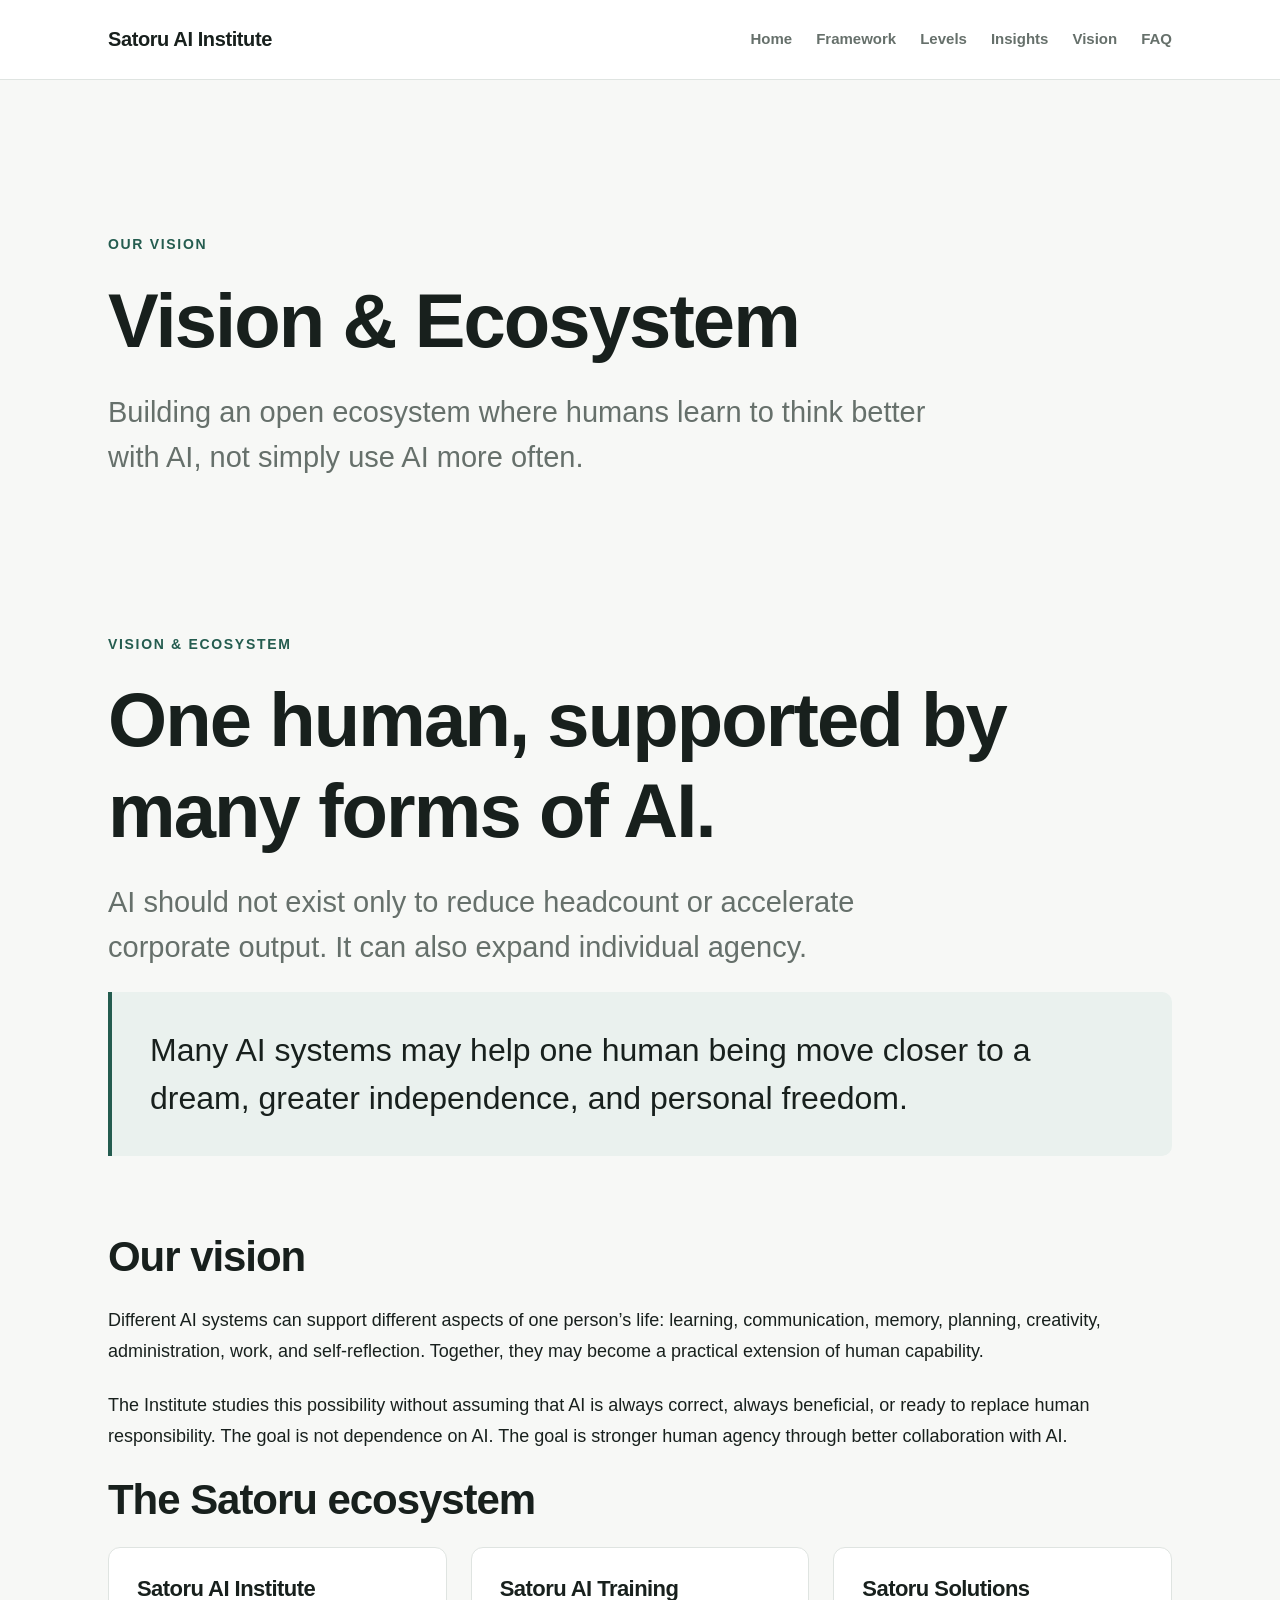
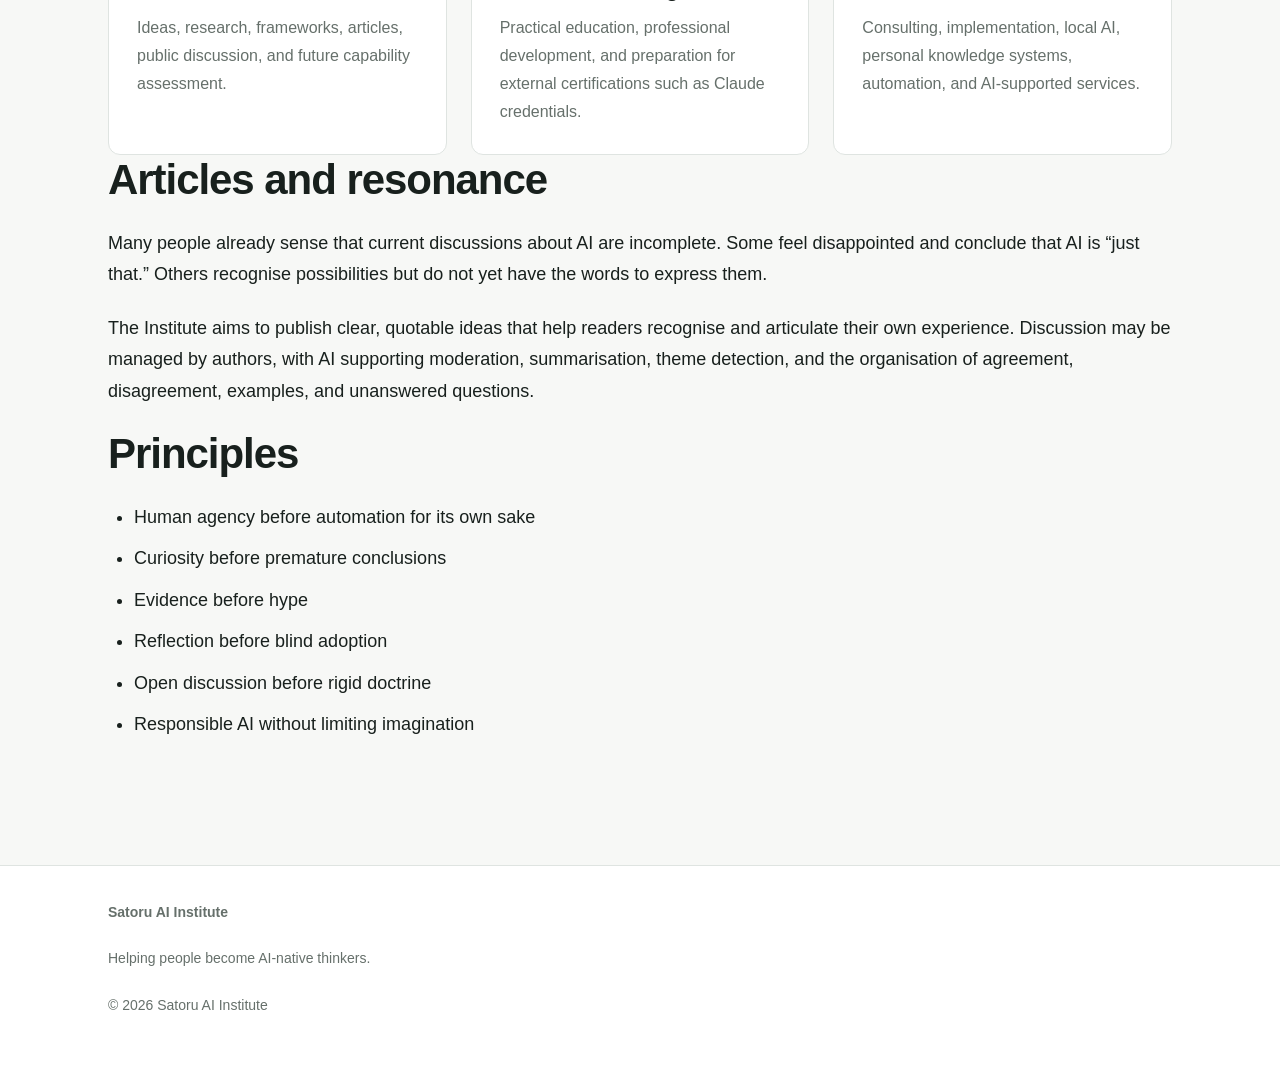
<file: vision.html>
<!DOCTYPE html>
<html lang="en">
<head>
  <!--
  Satoru AI Institute
  Website Version: 1.0
  Page: vision
  Last updated: 2026-07-14
  Stylesheet: styles.css
  -->
  <meta charset="UTF-8">
  <meta name="viewport" content="width=device-width, initial-scale=1.0">
  <meta name="description" content="The vision and ecosystem of Satoru AI Institute.">
  <title>Vision & Ecosystem | Satoru AI Institute</title>
  <link rel="stylesheet" href="styles.css">
</head>
<body>
<header>
  <div class="nav">
    <a class="brand" href="index.html">Satoru AI Institute</a>
    <nav aria-label="Primary navigation">
      <a href="index.html">Home</a>
      <a href="framework.html">Framework</a>
      <a href="levels.html">Levels</a>
      <a href="insights.html">Insights</a>
      <a href="vision.html">Vision</a>
      <a href="faq.html">FAQ</a>
    </nav>
  </div>
</header>
<main>
<section class="hero">

    <div class="eyebrow">
        OUR VISION
    </div>

    <h1>
        Vision & Ecosystem
    </h1>

    <p class="lead">
        Building an open ecosystem where humans learn to think better with AI, not simply use AI more often.
    </p>

</section>

  
  <div class="eyebrow">Vision & Ecosystem</div>
  <h1>One human, supported by many forms of AI.</h1>
  <p class="lead">AI should not exist only to reduce headcount or accelerate corporate output. It can also expand individual agency.</p>

  <div class="quote">Many AI systems may help one human being move closer to a dream, greater independence, and personal freedom.</div>

  <h2>Our vision</h2>
  <p>Different AI systems can support different aspects of one person’s life: learning, communication, memory, planning, creativity, administration, work, and self-reflection. Together, they may become a practical extension of human capability.</p>
  <p>The Institute studies this possibility without assuming that AI is always correct, always beneficial, or ready to replace human responsibility. The goal is not dependence on AI. The goal is stronger human agency through better collaboration with AI.</p>

  <h2>The Satoru ecosystem</h2>
  <div class="grid">
    <div class="card"><h3>Satoru AI Institute</h3><p>Ideas, research, frameworks, articles, public discussion, and future capability assessment.</p></div>
    <div class="card"><h3>Satoru AI Training</h3><p>Practical education, professional development, and preparation for external certifications such as Claude credentials.</p></div>
    <div class="card"><h3>Satoru Solutions</h3><p>Consulting, implementation, local AI, personal knowledge systems, automation, and AI-supported services.</p></div>
  </div>

  <h2>Articles and resonance</h2>
  <p>Many people already sense that current discussions about AI are incomplete. Some feel disappointed and conclude that AI is “just that.” Others recognise possibilities but do not yet have the words to express them.</p>
  <p>The Institute aims to publish clear, quotable ideas that help readers recognise and articulate their own experience. Discussion may be managed by authors, with AI supporting moderation, summarisation, theme detection, and the organisation of agreement, disagreement, examples, and unanswered questions.</p>

  <h2>Principles</h2>
  <ul><li>Human agency before automation for its own sake</li><li>Curiosity before premature conclusions</li><li>Evidence before hype</li><li>Reflection before blind adoption</li><li>Open discussion before rigid doctrine</li><li>Responsible AI without limiting imagination</li></ul>
</main>
<footer>
  <div class="footer-inner">
    <p><strong>Satoru AI Institute</strong></p>
    <p>Helping people become AI-native thinkers.</p>
    <p>© 2026 Satoru AI Institute</p>
  </div>
</footer>
</body>
</html>
</file>
<file: styles.css>
/*
Satoru AI Institute
Design System Version: 1.0
Canonical stylesheet: styles.css
Last updated: 2026-07-14
*/

:root {
  --background: #f7f8f6;
  --surface: #ffffff;
  --text: #18201d;
  --muted: #66706b;
  --border: #dfe4e1;
  --accent: #245c4f;
  --accent-dark: #173f36;
  --soft-accent: #eaf1ee;
  --max-width: 1120px;
  --article-width: 780px;
}

/* Reset */

* {
  box-sizing: border-box;
}

html {
  scroll-behavior: smooth;
}

body {
  margin: 0;
  background: var(--background);
  color: var(--text);
  font-family:
    Inter,
    -apple-system,
    BlinkMacSystemFont,
    "Segoe UI",
    Roboto,
    Helvetica,
    Arial,
    sans-serif;
  font-size: 18px;
  line-height: 1.75;
}

/* Links */

a {
  color: var(--accent);
  text-decoration: none;
}

a:hover {
  color: var(--accent-dark);
  text-decoration: underline;
}

/* Header */

header {
  background: var(--surface);
  border-bottom: 1px solid var(--border);
}

.nav {
  max-width: var(--max-width);
  margin: 0 auto;
  padding: 22px 28px;
  display: flex;
  align-items: center;
  justify-content: space-between;
  gap: 28px;
}

.brand {
  color: var(--text);
  font-size: 20px;
  font-weight: 700;
  letter-spacing: -0.02em;
  white-space: nowrap;
}

.brand:hover {
  text-decoration: none;
}

nav {
  display: flex;
  align-items: center;
  flex-wrap: wrap;
  gap: 24px;
}

nav a {
  color: var(--muted);
  font-size: 15px;
  font-weight: 600;
}

nav a:hover {
  color: var(--accent);
  text-decoration: none;
}

/* General page layout */

main {
  max-width: var(--max-width);
  margin: 0 auto;
  padding: 72px 28px 96px;
}

section {
  margin: 0 0 72px;
}

section:last-child {
  margin-bottom: 0;
}

/* Typography */

h1,
h2,
h3 {
  line-height: 1.2;
  letter-spacing: -0.025em;
}

h1 {
  margin: 0 0 24px;
  font-size: clamp(42px, 7vw, 76px);
  font-weight: 700;
}

h2 {
  margin: 0 0 22px;
  font-size: clamp(28px, 4vw, 42px);
  font-weight: 650;
}

h3 {
  margin: 0 0 12px;
  font-size: 22px;
  font-weight: 650;
}

p {
  margin: 0 0 22px;
}

ul,
ol {
  margin: 0 0 28px;
  padding-left: 26px;
}

li {
  margin-bottom: 10px;
}

hr {
  margin: 64px 0;
  border: 0;
  border-top: 1px solid var(--border);
}

/* Hero section */

.hero {
  padding: 80px 0 58px;
}

.eyebrow {
  margin-bottom: 18px;
  color: var(--accent);
  font-size: 14px;
  font-weight: 700;
  letter-spacing: 0.12em;
  text-transform: uppercase;
}

.lead {
  max-width: 820px;
  color: var(--muted);
  font-size: clamp(21px, 2.6vw, 29px);
  line-height: 1.55;
}

/* Quote */

.quote {
  margin: 12px 0 76px;
  padding: 34px 38px;
  background: var(--soft-accent);
  border-left: 4px solid var(--accent);
  border-radius: 0 10px 10px 0;
  font-size: clamp(22px, 3vw, 32px);
  line-height: 1.5;
}

/* Grid and cards */

.grid {
  display: grid;
  grid-template-columns: repeat(3, minmax(0, 1fr));
  gap: 24px;
}

.card {
  padding: 28px;
  background: var(--surface);
  border: 1px solid var(--border);
  border-radius: 12px;
}

.card h3 {
  margin-bottom: 12px;
}

.card p {
  margin-bottom: 0;
  color: var(--muted);
  font-size: 16px;
}

/* Latest insight */

.latest-insight {
  padding: 42px;
  background: var(--surface);
  border: 1px solid var(--border);
  border-radius: 14px;
}

.section-label {
  margin-bottom: 12px;
  color: var(--accent);
  font-size: 13px;
  font-weight: 700;
  letter-spacing: 0.12em;
  text-transform: uppercase;
}

.latest-insight h2,
.latest-insight h3 {
  max-width: 800px;
}

.latest-insight p {
  max-width: 760px;
  color: var(--muted);
}

.latest-insight a {
  font-weight: 650;
}

/* Article / Insight page */

.article {
  max-width: var(--article-width);
  margin: 0 auto;
}

.article-header {
  margin-bottom: 50px;
}

.article-meta {
  margin-bottom: 16px;
  color: var(--accent);
  font-size: 14px;
  font-weight: 650;
  letter-spacing: 0.04em;
}

.article-subtitle {
  max-width: 720px;
  color: var(--muted);
  font-size: 23px;
  line-height: 1.55;
}

.article-author {
  margin-top: 26px;
  color: var(--muted);
  font-size: 16px;
}

.article h1 {
  font-size: clamp(40px, 6vw, 68px);
}

.article h2 {
  margin-top: 58px;
  font-size: 32px;
}

.article h3 {
  margin-top: 36px;
}

.article blockquote {
  margin: 34px 0;
  padding: 24px 30px;
  background: var(--soft-accent);
  border-left: 4px solid var(--accent);
  font-size: 23px;
  line-height: 1.55;
}

.article img {
  max-width: 100%;
  height: auto;
  border-radius: 10px;
}

/* Insight listing */

.insight-list {
  display: grid;
  gap: 24px;
}

.insight-card {
  padding: 30px;
  background: var(--surface);
  border: 1px solid var(--border);
  border-radius: 12px;
}

.insight-card h2,
.insight-card h3 {
  margin-bottom: 12px;
}

.insight-card p {
  max-width: 760px;
  color: var(--muted);
}

.insight-meta {
  color: var(--accent);
  font-size: 13px;
  font-weight: 700;
  letter-spacing: 0.08em;
  text-transform: uppercase;
}

/* Buttons */

.button,
a.button {
  display: inline-block;
  padding: 12px 20px;
  background: var(--accent);
  color: #ffffff;
  border-radius: 7px;
  font-size: 15px;
  font-weight: 650;
}

.button:hover,
a.button:hover {
  background: var(--accent-dark);
  color: #ffffff;
  text-decoration: none;
}

/* Footer */

footer {
  background: var(--surface);
  border-top: 1px solid var(--border);
}

.footer-inner {
  max-width: var(--max-width);
  margin: 0 auto;
  padding: 34px 28px;
  color: var(--muted);
  font-size: 14px;
}

/* Existing simple footer compatibility */

footer > p,
footer > div:not(.footer-inner) {
  max-width: var(--max-width);
  margin-left: auto;
  margin-right: auto;
}

/* Mobile */

@media (max-width: 820px) {
  body {
    font-size: 17px;
  }

  .nav {
    align-items: flex-start;
    flex-direction: column;
    gap: 16px;
  }

  nav {
    gap: 14px 18px;
  }

  main {
    padding-top: 48px;
    padding-bottom: 70px;
  }

  .hero {
    padding-top: 38px;
  }

  .grid {
    grid-template-columns: 1fr;
  }

  .latest-insight {
    padding: 28px;
  }

  .quote {
    padding: 26px;
  }
}

@media (max-width: 520px) {
  .nav,
  main,
  .footer-inner {
    padding-left: 20px;
    padding-right: 20px;
  }

  h1 {
    font-size: 42px;
  }

  .article h1 {
    font-size: 39px;
  }

  nav {
    font-size: 14px;
  }
}
</file>
